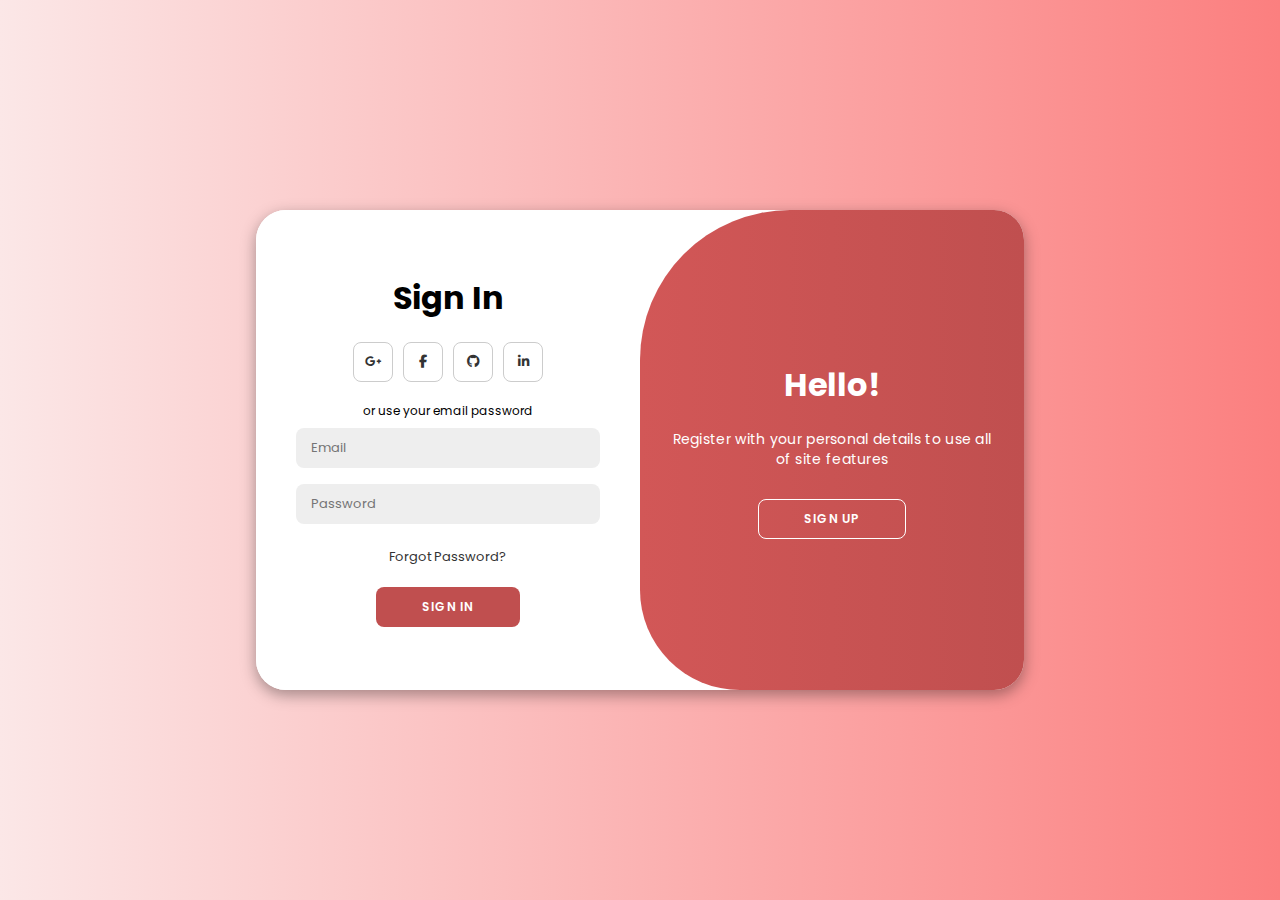
<file: login.html>
<!DOCTYPE html>
<html lang="en">
	<head>
		<meta charset="UTF-8">
		<meta name ="viewport" content="width=device-width,initial-scale=1.0">
		<link rel="stylesheet" href="https://cdnjs.cloudflare.com/ajax/libs/font-awesome/6.5.2/css/all.min.css">
		<link rel="stylesheet" href="style-login.css">
		<title>Login</title>
		
	</head>
	
	<body>
		
		<div class="container" id="container">
			
			<div class="form-container sign-up">
				<form>
					<h1>Create Account</h1>
					<div class="social-icons">
						<a href="#" class="icon"><i class="fa-brands fa-google-plus-g"></i></a>
						<a href="#" class="icon"><i class="fa-brands fa-facebook-f"></i></a>
						<a href="#" class="icon"><i class="fa-brands fa-github"></i></a>
						<a href="#" class="icon"><i class="fa-brands fa-linkedin-in"></i></a>
					</div>
					
					<span>or use your email for registeration</span>
					<input type="text" placeholder="Name">
					<input type="email" placeholder="Email">
					<input type="password" placeholder="Password">
					<button>Sign Up</button>
				</form>
			</div>
			
			<div class="form-container sign-in">
				<form>
					<h1>Sign In</h1>
					<div class="social-icons">
						<a href="#" class="icon"><i class="fa-brands fa-google-plus-g"></i></a>
						<a href="#" class="icon"><i class="fa-brands fa-facebook-f"></i></a>
						<a href="#" class="icon"><i class="fa-brands fa-github"></i></a>
						<a href="#" class="icon"><i class="fa-brands fa-linkedin-in"></i></a>
					</div>
					
					<span>or use your email password</span>
					
					<input type="email" placeholder="Email">
					<input type="password" placeholder="Password">
					<a href="#">Forgot Password?</a>
					<button>Sign In</button>
				</form>
			</div>
			
			<div class="toggle-container">
				<div class="toggle">
					<div class="toggle-panel toggle-left">
						<h1>Welcome Back!</h1>
						<p>Enter your personal details to use all of site features</p>
						<button class="hidden" id="login">Sign In</button>
						
					</div>
					
					<div class="toggle-panel toggle-right">
						<h1>Hello!</h1>
						<p>Register with your personal details to use all of site features</p>
						<button class="hidden" id="register">Sign Up</button>
						
					</div>
					
				</div>
			</div>
		</div>
		<script src="script.js"></script>
		
	</body>
</html>
</file>
<file: style-login.css>
@import url('https://fonts.googleapis.com/css2?family=Poppins:wght@300;400;500;600;700;800;900&display=swap');

		*{
			margin:0;
			padding:0;
			box-sizing: border-box;
			font-family: 'Poppins',sans-serif;
		}
		
		body{
	    background-color: #FB7F7F;
	    background: linear-gradient(to right, #FBE7E7, #FB7F7F);
	    display: flex;
	    align-items: center;
	    justify-content: center;
	    flex-direction: column;
	    height: 100vh;
		}
	
	.container{
	    background-color: #fff;
	    border-radius: 30px;
	    box-shadow: 0 5px 15px rgba(0, 0, 0, 0.35);
	    position: relative;
	    overflow: hidden;
	    width: 768px;
	    max-width: 100%;
	    min-height: 480px;
	}
	
	.container p{
	    font-size: 14px;
	    line-height: 20px;
	    letter-spacing: 0.3px;
	    margin: 20px 0;
	}
	
	.container span{
	    font-size: 12px;
	}
	
	.container a{
	    color: #333;
	    font-size: 13px;
	    text-decoration: none;
	    margin: 15px 0 10px;
	}
	
	.container button{
	    background-color: #C04F4F;
	    color: #fff;
	    font-size: 12px;
	    padding: 10px 45px;
	    border: 1px solid transparent;
	    border-radius: 8px;
	    font-weight: 600;
	    letter-spacing: 0.5px;
	    text-transform: uppercase;
	    margin-top: 10px;
	    cursor: pointer;
	}
	
	.container button.hidden{
	    background-color: transparent;
	    border-color: #fff;
	}
	
	.container form{
	    background-color: #fff;
	    display: flex;
	    align-items: center;
	    justify-content: center;
	    flex-direction: column;
	    padding: 0 40px;
	    height: 100%;
	}
	
	.container input{
	    background-color: #eee;
	    border: none;
	    margin: 8px 0;
	    padding: 10px 15px;
	    font-size: 13px;
	    border-radius: 8px;
	    width: 100%;
	    outline: none;
	}
	
	.form-container{
	    position: absolute;
	    top: 0;
	    height: 100%;
	    transition: all 0.6s ease-in-out;
	}
	
	.sign-in{
	    left: 0;
	    width: 50%;
	    z-index: 2;
	}
	
	.container.active .sign-in{
	    transform: translateX(100%);
	}
	
	.sign-up{
	    left: 0;
	    width: 50%;
	    opacity: 0;
	    z-index: 1;
	}
	
	.container.active .sign-up{
	    transform: translateX(100%);
	    opacity: 1;
	    z-index: 5;
	    animation: move 0.6s;
	}
	
	@keyframes move{
	    0%, 49.99%{
	        opacity: 0;
	        z-index: 1;
	    }
	    50%, 100%{
	        opacity: 1;
	        z-index: 5;
	    }
	}
	
	.social-icons{
	    margin: 20px 0;
	}
	
	.social-icons a{
	    border: 1px solid #ccc;
	    border-radius: 20%;
	    display: inline-flex;
	    justify-content: center;
	    align-items: center;
	    margin: 0 3px;
	    width: 40px;
	    height: 40px;
	}
	
	.toggle-container{
	    position: absolute;
	    top: 0;
	    left: 50%;
	    width: 50%;
	    height: 100%;
	    overflow: hidden;
	    transition: all 0.6s ease-in-out;
	    border-radius: 150px 0 0 100px;
	    z-index: 1000;
	}
	
	.container.active .toggle-container{
	    transform: translateX(-100%);
	    border-radius: 0 150px 100px 0;
	}
	
	.toggle{
	    background-color: #C04F4F;
	    height: 100%;
	    background: linear-gradient(to right, #E45F5F, #C04F4F);
	    color: #fff;
	    position: relative;
	    left: -100%;
	    height: 100%;
	    width: 200%;
	    transform: translateX(0);
	    transition: all 0.6s ease-in-out;
	}
	
	.container.active .toggle{
	    transform: translateX(50%);
	}
	
	.toggle-panel{
	    position: absolute;
	    width: 50%;
	    height: 100%;
	    display: flex;
	    align-items: center;
	    justify-content: center;
	    flex-direction: column;
	    padding: 0 30px;
	    text-align: center;
	    top: 0;
	    transform: translateX(0);
	    transition: all 0.6s ease-in-out;
	}
	
	.toggle-left{
	    transform: translateX(-200%);
	}
	
	.container.active .toggle-left{
	    transform: translateX(0);
	}
	
	.toggle-right{
	    right: 0;
	    transform: translateX(0);
	}
	
	.container.active .toggle-right{
	    transform: translateX(200%);
	}
</file>
